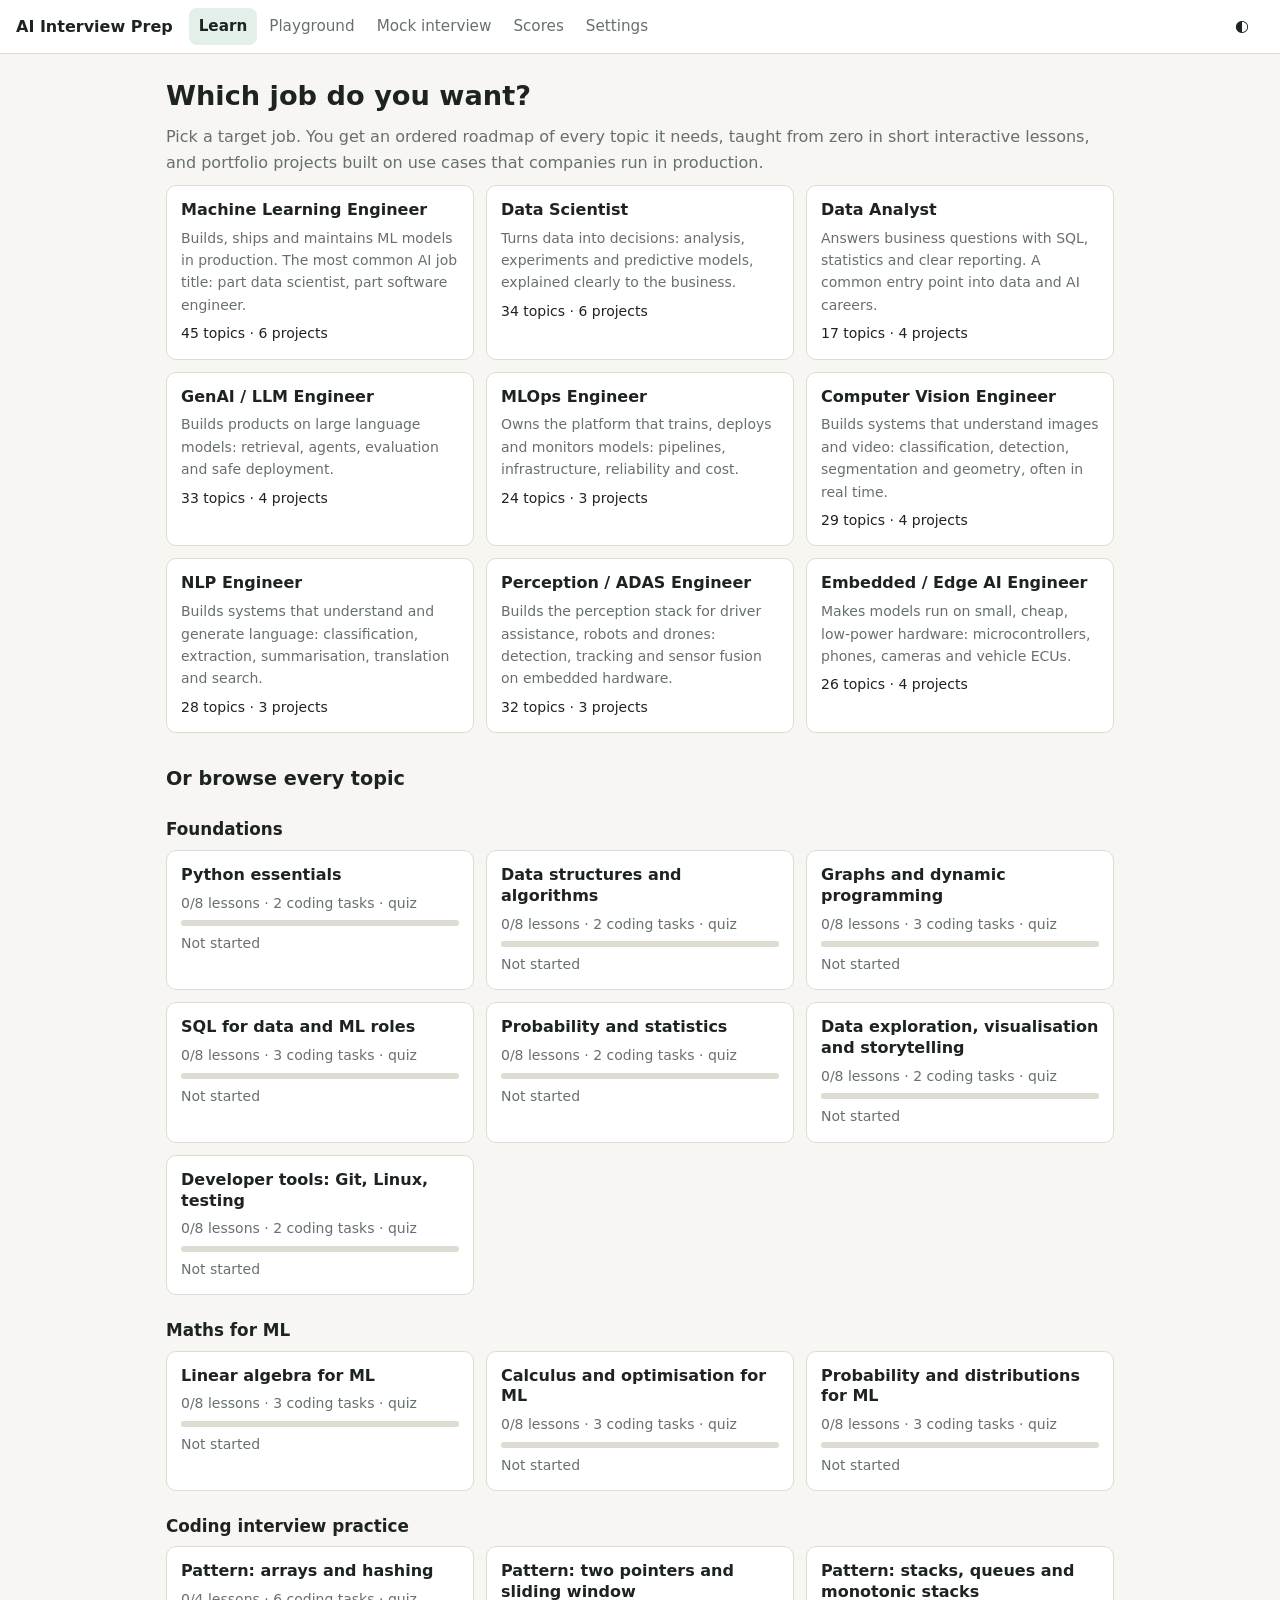
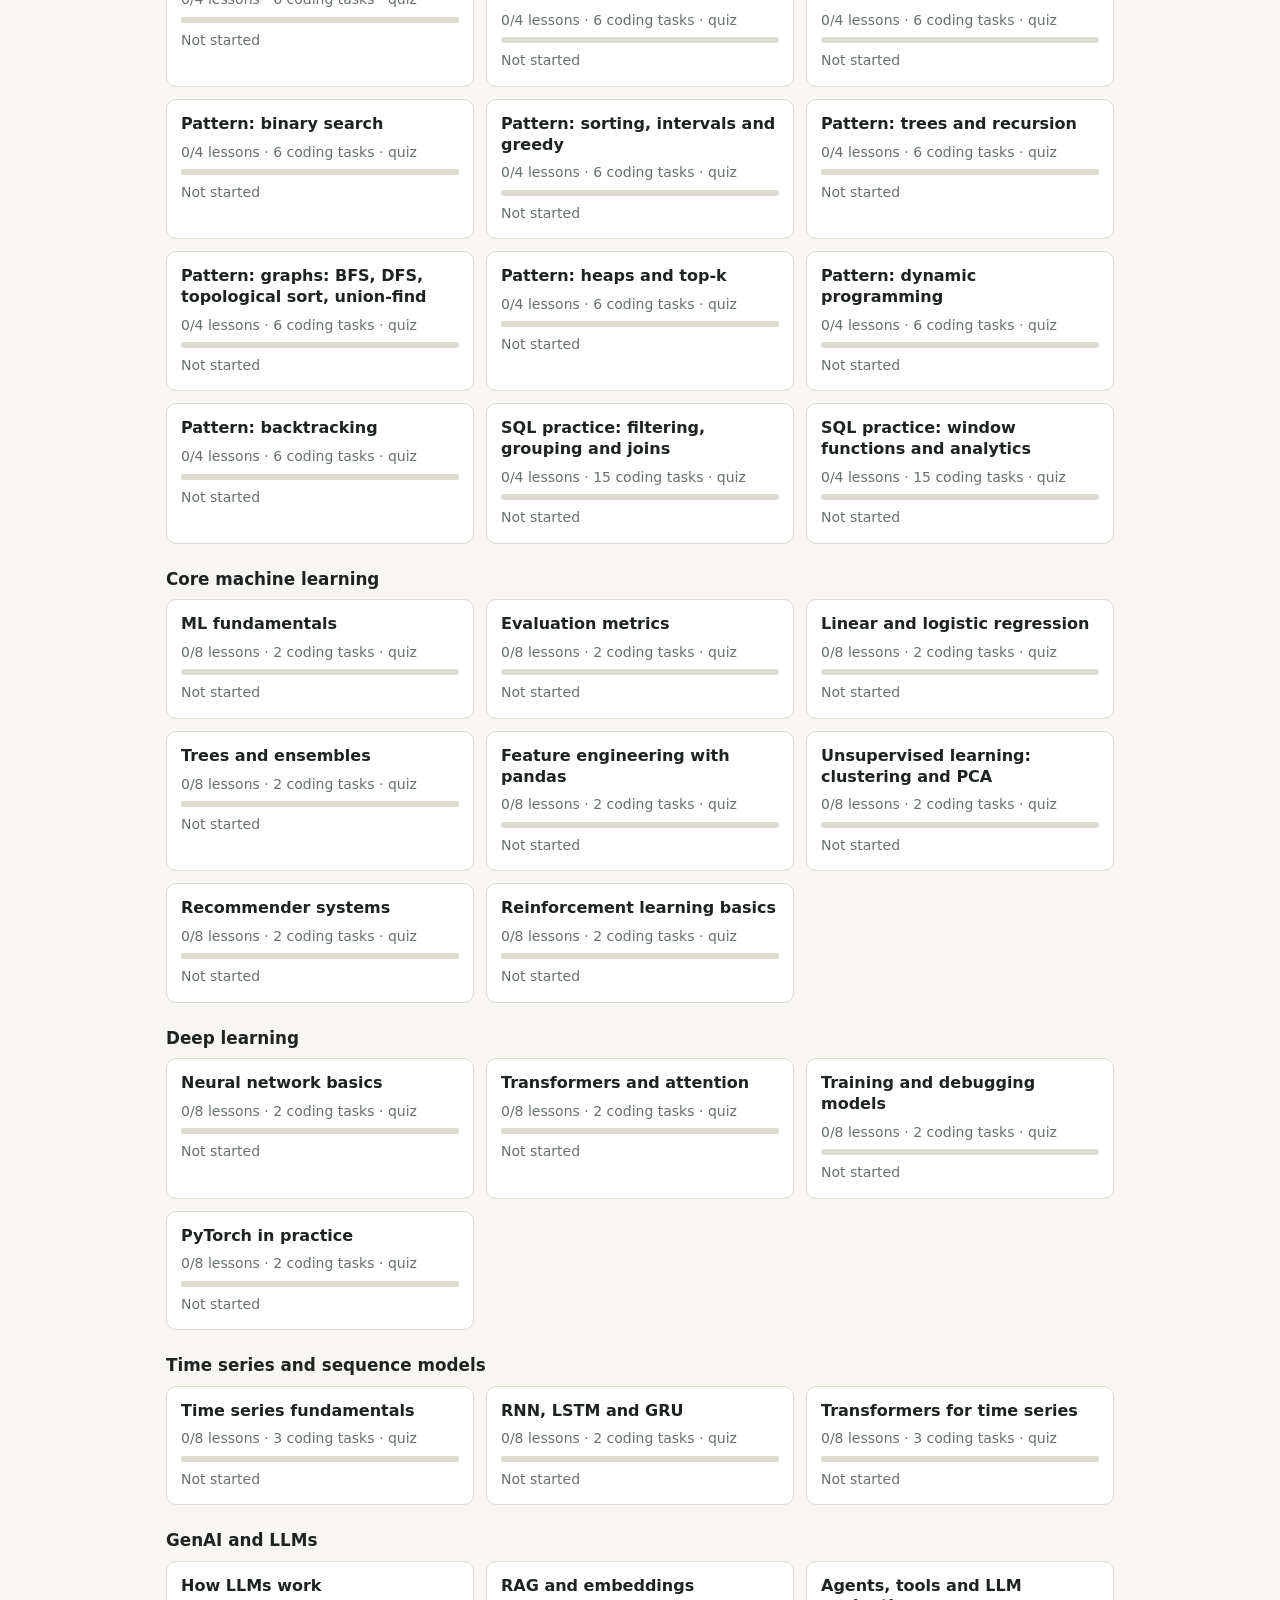
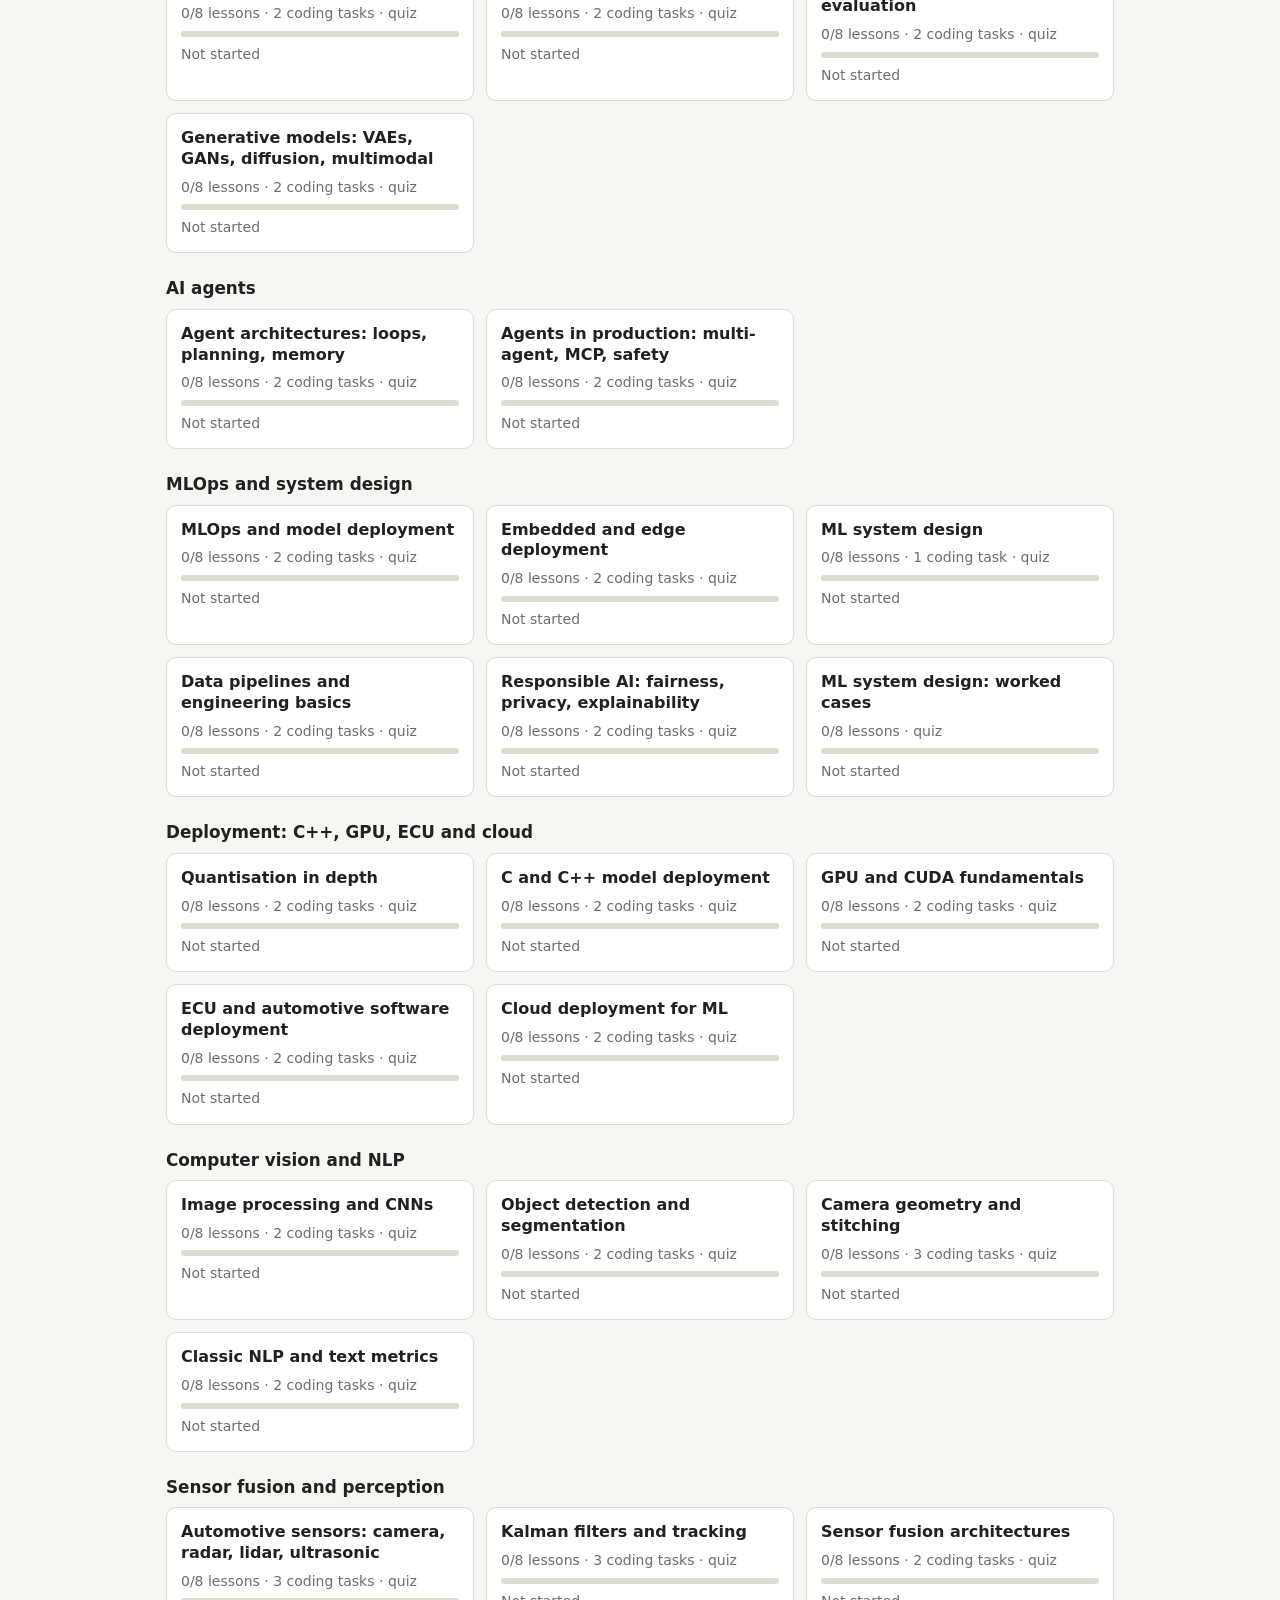
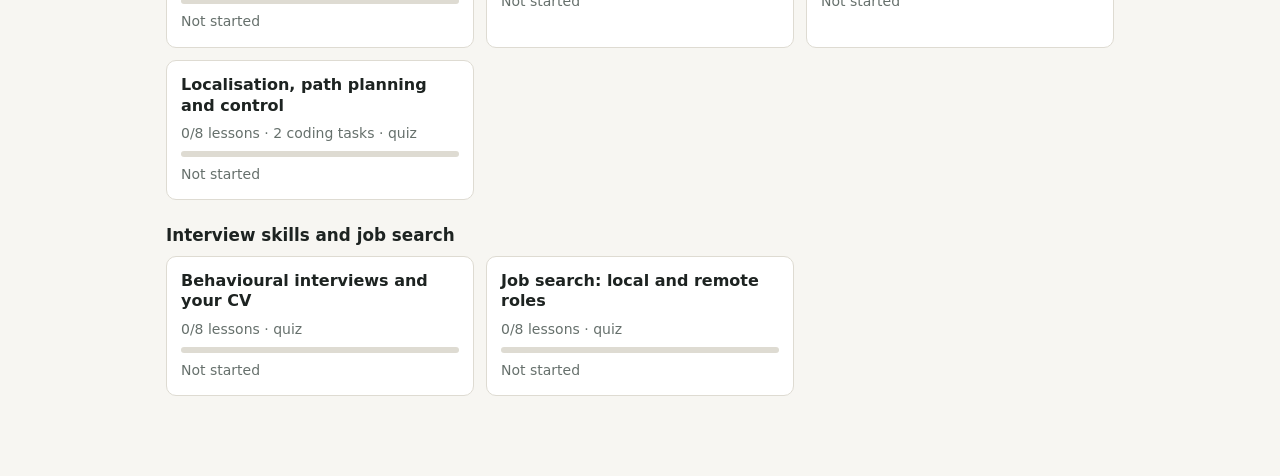
<file: index.html>
<!doctype html>
<html lang="en">
<head>
<meta charset="utf-8">
<meta name="viewport" content="width=device-width,initial-scale=1">
<title>AI Interview Prep</title>
<meta name="description" content="Pick a target AI job and learn every topic it needs from zero: interactive lessons, coding tasks with tests, portfolio projects and voice mock interviews.">
<link rel="icon" href="data:image/svg+xml,%3Csvg xmlns='http://www.w3.org/2000/svg' viewBox='0 0 32 32'%3E%3Crect width='32' height='32' rx='7' fill='%232f6f5e'/%3E%3Cpath d='M9 22l5-12h4l5 12h-3.2l-1-2.6h-5.6l-1 2.6z M14.2 16.8h3.6L16 12z' fill='%23fff'/%3E%3C/svg%3E">
<link rel="stylesheet" href="css/style.css">
<script>try{var t=JSON.parse(localStorage.getItem('aiprep.v1')||'{}').theme;if(t)document.documentElement.dataset.theme=t}catch(e){}</script>
</head>
<body>
<header class="top">
  <a class="brand" href="#/">AI Interview Prep</a>
  <nav id="nav">
    <a href="#/" data-nav=""><span class="ic" aria-hidden="true">📚</span><span>Learn</span></a>
    <a href="#/playground" data-nav="playground"><span class="ic" aria-hidden="true">⌨️</span><span>Playground</span></a>
    <a href="#/interview" data-nav="interview"><span class="ic" aria-hidden="true">🎙️</span><span class="full">Mock interview</span><span class="short">Interview</span></a>
    <a href="#/dashboard" data-nav="dashboard"><span class="ic" aria-hidden="true">📊</span><span>Scores</span></a>
    <a href="#/settings" data-nav="settings"><span class="ic" aria-hidden="true">⚙️</span><span>Settings</span></a>
  </nav>
  <button id="theme" class="ghost" title="Switch light / dark" aria-label="Switch light or dark theme">◐</button>
</header>
<main id="app"><p class="muted">Loading…</p></main>
<noscript><p style="padding:16px">This site needs JavaScript.</p></noscript>
<script type="module" src="js/app.js"></script>
</body>
</html>
</file>
<file: css/style.css>
:root{
  --bg:#f7f6f2; --panel:#ffffff; --fg:#1d2321; --muted:#66706c; --line:#dedbd2;
  --accent:#2f6f5e; --accent-fg:#ffffff; --accent-soft:#e3efe9;
  --ok:#23794a; --bad:#b3382c; --warn:#9a6a00; --code-bg:#f1efe8;
  --radius:10px; --mono:ui-monospace,"Cascadia Code","SF Mono",Consolas,monospace;
}
@media (prefers-color-scheme:dark){
  :root:not([data-theme="light"]){
    --bg:#141816; --panel:#1c211f; --fg:#e7ebe8; --muted:#98a39e; --line:#2e3532;
    --accent:#6fc3a8; --accent-fg:#0d1512; --accent-soft:#22332d;
    --ok:#6cc995; --bad:#f08a7c; --warn:#e2b659; --code-bg:#181d1b;
  }
}
:root[data-theme="dark"]{
  --bg:#141816; --panel:#1c211f; --fg:#e7ebe8; --muted:#98a39e; --line:#2e3532;
  --accent:#6fc3a8; --accent-fg:#0d1512; --accent-soft:#22332d;
  --ok:#6cc995; --bad:#f08a7c; --warn:#e2b659; --code-bg:#181d1b;
}
*{box-sizing:border-box}
html{scroll-behavior:smooth}
body{margin:0;background:var(--bg);color:var(--fg);font:16px/1.6 system-ui,-apple-system,"Segoe UI",Roboto,sans-serif}
a{color:var(--accent)}
h1{font-size:1.7rem;line-height:1.25;margin:.2em 0 .4em;text-wrap:balance}
h2{font-size:1.2rem;margin:1.6em 0 .6em}
h3{font-size:1.05rem;margin:1.3em 0 .4em}
h4,h5{font-size:1rem;margin:1.1em 0 .3em}
p{margin:.6em 0}
.muted{color:var(--muted)}
.small{font-size:.875rem}

.top{position:sticky;top:0;z-index:5;display:flex;align-items:center;gap:8px;padding:8px 16px;background:var(--panel);border-bottom:1px solid var(--line)}
.brand{font-weight:700;color:var(--fg);text-decoration:none;white-space:nowrap;margin-right:8px}
#nav{display:flex;gap:2px;overflow-x:auto;flex:1;scrollbar-width:none}
#nav a{padding:6px 10px;border-radius:8px;color:var(--muted);text-decoration:none;white-space:nowrap;font-size:.95rem}
#nav a.on{background:var(--accent-soft);color:var(--fg);font-weight:600}
main{max-width:980px;margin:0 auto;padding:20px 16px 80px}

button,.btn{font:inherit;cursor:pointer;border:1px solid var(--line);background:var(--panel);color:var(--fg);padding:7px 14px;border-radius:8px;text-decoration:none;display:inline-block;line-height:1.3}
button:hover,.btn:hover{border-color:var(--accent)}
button.primary,.btn.primary{background:var(--accent);border-color:var(--accent);color:var(--accent-fg);font-weight:600}
button.ghost{border-color:transparent;background:none}
button:disabled{opacity:.55;cursor:default}
:focus-visible{outline:2px solid var(--accent);outline-offset:2px}
input,select,textarea{font:inherit;color:var(--fg);background:var(--panel);border:1px solid var(--line);border-radius:8px;padding:7px 10px;max-width:100%}
textarea{width:100%;min-height:120px;resize:vertical}
label{display:inline-flex;gap:6px;align-items:center}

.row{display:flex;flex-wrap:wrap;gap:8px;align-items:center;margin:10px 0}
.between{justify-content:space-between}
.card{background:var(--panel);border:1px solid var(--line);border-radius:var(--radius);padding:14px 16px;margin:12px 0}
.grid{display:grid;grid-template-columns:repeat(auto-fill,minmax(230px,1fr));gap:12px}
.topic{display:flex;flex-direction:column;gap:6px;background:var(--panel);border:1px solid var(--line);border-radius:var(--radius);padding:14px;color:var(--fg);text-decoration:none}
.topic:hover{border-color:var(--accent)}
.topic b{line-height:1.3}
.bar{height:6px;border-radius:3px;background:var(--line);overflow:hidden}
.bar i{display:block;height:100%;background:var(--accent);border-radius:3px}
.bar.big{height:10px;border-radius:5px;max-width:420px}
.chips{display:flex;flex-wrap:wrap;gap:6px;margin:12px 0}
.chip,.pill{border:1px solid var(--line);background:var(--panel);color:var(--fg);padding:4px 12px;border-radius:999px;font-size:.9rem;cursor:pointer;text-decoration:none}
.chip.on,.pill.on{background:var(--accent);border-color:var(--accent);color:var(--accent-fg)}
.pill.done:not(.on){border-color:var(--ok)}
.tabs{display:flex;gap:4px;border-bottom:1px solid var(--line);margin:12px 0 16px;overflow-x:auto}
.tabs a{padding:8px 12px;text-decoration:none;color:var(--muted);border-bottom:2px solid transparent;white-space:nowrap}
.tabs a.on{color:var(--fg);border-color:var(--accent);font-weight:600}
.back{font-size:.9rem;text-decoration:none}

.lesson{max-width:70ch}
.lesson li{margin:.25em 0}
code{font-family:var(--mono);font-size:.9em;background:var(--code-bg);padding:1px 5px;border-radius:4px}
pre{background:var(--code-bg);border:1px solid var(--line);border-radius:8px;padding:10px 12px;overflow-x:auto;font-family:var(--mono);font-size:.875rem;line-height:1.5;margin:.8em 0}
pre code{background:none;padding:0;font-size:inherit}
table{border-collapse:collapse;margin:.8em 0;font-size:.95rem;display:block;overflow-x:auto;max-width:100%}
th,td{border:1px solid var(--line);padding:5px 10px;text-align:left}
th{background:var(--code-bg)}

.editor{border:1px solid var(--line);border-radius:8px;overflow:hidden}
.editor textarea.code{border:0;border-radius:0;min-height:260px;font-family:var(--mono);font-size:.9rem;line-height:1.5;background:var(--code-bg);display:block;tab-size:4;white-space:pre;overflow:auto}
.CodeMirror{height:auto;min-height:260px;font-family:var(--mono);font-size:.9rem;background:var(--code-bg);color:var(--fg)}
.CodeMirror-scroll{min-height:260px}
.CodeMirror-gutters{background:var(--code-bg);border-right:1px solid var(--line)}
.CodeMirror-linenumber{color:var(--muted)}
.CodeMirror-cursor{border-left-color:var(--fg)}
.CodeMirror-selected{background:var(--accent-soft)!important}
.cm-s-default .cm-keyword{color:#a04a8a}.cm-s-default .cm-def{color:#2b6cb0}.cm-s-default .cm-string{color:#9a5b13}
.cm-s-default .cm-comment{color:var(--muted)}.cm-s-default .cm-number{color:#1b7f79}.cm-s-default .cm-builtin{color:#2b6cb0}
.cm-s-default .cm-variable,.cm-s-default .cm-property,.cm-s-default .cm-operator{color:var(--fg)}
.out{white-space:pre-wrap;word-break:break-word;max-height:320px;overflow:auto}
.err{color:var(--bad)}
.ok{color:var(--ok)}
.warn{color:var(--warn)}
.tests{list-style:none;padding:0;margin:8px 0}
.tests li{padding:4px 0;border-bottom:1px solid var(--line)}
.tests li:last-child{border:0}
.score{font-weight:700;font-variant-numeric:tabular-nums}
.badge{display:inline-block;font-size:.8rem;padding:1px 8px;border-radius:999px;background:var(--accent-soft)}

.q{border:1px solid var(--line);border-radius:var(--radius);padding:12px 14px;margin:12px 0;background:var(--panel)}
.q legend{font-weight:600;padding:0 4px}
.q label{display:flex;align-items:flex-start;padding:4px 0}
.q label input{margin-top:6px}
.q .why{margin-top:8px;font-size:.95rem}
.q label.right{color:var(--ok);font-weight:600}
.q label.wrong{color:var(--bad)}
details{margin:8px 0}
summary{cursor:pointer;color:var(--accent)}

.interviewer{border-left:4px solid var(--accent)}
.interviewer .who{font-size:.85rem;color:var(--muted)}
.interviewer #qtext{font-size:1.15rem;margin:.3em 0 .6em}
#mic.rec{background:var(--bad);border-color:var(--bad);color:#fff}
.bigscore{font-size:2.2rem;font-weight:700;font-variant-numeric:tabular-nums;line-height:1}
.stats{display:grid;grid-template-columns:repeat(auto-fit,minmax(140px,1fr));gap:12px;margin:12px 0}
.stat{background:var(--panel);border:1px solid var(--line);border-radius:var(--radius);padding:12px 14px}
.stat b{display:block;font-size:1.6rem;font-variant-numeric:tabular-nums;line-height:1.2}
/* Learning path and lesson player */
.btn.big{padding:10px 20px;font-size:1.05rem}
.stats.game .bar{margin-top:6px}
.path{display:flex;flex-direction:column;gap:14px;margin:18px 0 26px;max-width:520px}
.node{display:flex;align-items:center;gap:14px;color:var(--fg);text-decoration:none;margin-left:calc(var(--o,0) * 34px)}
.node .dot{flex:none;width:58px;height:58px;border-radius:50%;display:grid;place-items:center;font-weight:700;font-size:1.15rem;background:var(--panel);border:3px solid var(--line);box-shadow:0 4px 0 var(--line);transition:transform .1s}
.node:hover .dot{transform:translateY(-2px)}
.node:active .dot{transform:translateY(3px);box-shadow:none}
.node.done .dot{background:var(--accent);border-color:var(--accent);color:var(--accent-fg);box-shadow:0 4px 0 color-mix(in srgb,var(--accent) 60%,#000)}
.node.cur .dot{border-color:var(--accent);box-shadow:0 4px 0 var(--accent),0 0 0 6px var(--accent-soft)}
.node small{display:block;color:var(--muted)}
.player{max-width:640px;margin:0 auto}
.player h2{margin:.9em 0 .6em;font-size:1.25rem;line-height:1.4}
.player .pbar{max-width:none;margin:10px 0 6px}
.player .pbar i{transition:width .3s}
.player .info h2{margin-top:.2em}
.opts{display:grid;gap:10px;margin:14px 0}
.opt,.player .chip{text-align:left;padding:11px 14px;border:2px solid var(--line);border-radius:12px;background:var(--panel);box-shadow:0 2px 0 var(--line);font-size:1rem}
.opt.sel,.player .chip.sel{border-color:var(--accent);background:var(--accent-soft)}
.opt.right{border-color:var(--ok);background:color-mix(in srgb,var(--ok) 14%,var(--panel));opacity:1}
.opt.wrong{border-color:var(--bad);background:color-mix(in srgb,var(--bad) 14%,var(--panel));opacity:1}
.opt.dim{opacity:.55}
.bank,.ansbox{display:flex;flex-wrap:wrap;gap:8px;margin:12px 0}
.ansbox{min-height:54px;padding:10px;border:2px dashed var(--line);border-radius:12px;flex-direction:column;align-items:stretch}
.player .chip.line{font-family:var(--mono);font-size:.875rem;white-space:pre-wrap}
.bank .chip.line{flex:1 1 100%}
.slot{display:inline-block;min-width:5em;border-bottom:3px solid var(--accent);text-align:center;font-weight:700;color:var(--accent)}
pre.fillq .slot{min-width:4em}
.typed{width:100%;font-size:1.1rem;padding:11px 14px;border-width:2px;border-radius:12px;font-family:var(--mono)}
.match{display:grid;grid-template-columns:1fr 1fr;gap:10px}
.match>div{display:grid;gap:10px;align-content:start}
.fb{display:flex;justify-content:space-between;align-items:center;gap:14px;margin-top:18px;padding:14px 16px;border-radius:12px}
.fb.good{background:color-mix(in srgb,var(--ok) 15%,var(--panel));color:var(--fg)}
.fb.bad{background:color-mix(in srgb,var(--bad) 13%,var(--panel));color:var(--fg)}
.fb.good b{color:var(--ok)}.fb.bad b{color:var(--bad)}
.fb .ans{margin:2px 0}
.fb pre{margin:.3em 0}
.fb button{flex:none;padding:10px 22px;font-size:1rem}
@media (prefers-reduced-motion:reduce){.node .dot,.player .pbar i{transition:none}}
.demo{max-width:none}
.demo .cv canvas{border:1px solid var(--line);border-radius:8px;margin:8px 0;cursor:crosshair}
.demo figure{margin:0;text-align:center}
.demo canvas.px{width:192px;height:192px;image-rendering:pixelated;border:1px solid var(--line);border-radius:6px}
.demo table.kernel{display:table;align-self:center;font-family:var(--mono);font-size:.85rem}
.demo table.kernel td{text-align:center;min-width:44px}
.demo input[type=range]{padding:0;vertical-align:middle}
.demo output{font-variant-numeric:tabular-nums;min-width:3.2em;display:inline-block}
.barrow{display:grid;grid-template-columns:70px 1fr 56px;gap:8px;align-items:center;font-family:var(--mono);font-size:.875rem;margin:4px 0}
.barrow .bar{height:12px}
.barrow span:last-child{text-align:right}
.prov .fields{display:grid;grid-template-columns:repeat(auto-fit,minmax(200px,1fr));gap:8px;margin-top:8px}
.prov .fields input{width:100%}
label{flex-wrap:wrap;min-width:0}
.row select{min-width:0;max-width:100%}
#nav .ic,#nav .short{display:none}
@media (max-width:640px){
  h1{font-size:1.4rem}
  .brand{flex:1}
  /* Phone: the menu becomes a fixed tab bar at the bottom, like most mobile apps. */
  #nav{position:fixed;left:0;right:0;bottom:0;z-index:10;display:grid;grid-template-columns:repeat(5,1fr);gap:0;
    background:var(--panel);border-top:1px solid var(--line);padding:4px 2px calc(4px + env(safe-area-inset-bottom));overflow:visible}
  #nav a{display:flex;flex-direction:column;align-items:center;gap:1px;padding:4px 0;font-size:.7rem;border-radius:8px;min-width:0;white-space:nowrap}
  #nav .ic{display:block;font-size:1.15rem;line-height:1.2}
  #nav .full{display:none}
  #nav .short{display:inline}
  main{padding-bottom:96px}
  .player #foot{position:sticky;bottom:60px;background:var(--bg);padding:2px 0 6px}
}
.topic.role{text-align:left;cursor:pointer;font:inherit;min-height:150px}
.grid.roles{grid-template-columns:repeat(auto-fill,minmax(260px,1fr))}
button.back{padding:0;font-size:.9rem;color:var(--accent)}
.lesson .tests label{align-items:flex-start;flex-wrap:nowrap}
.lesson .tests input{margin-top:6px}
.lvl{margin:10px 0 -2px}
.lvl .badge{font-weight:600;letter-spacing:.02em}
.lv{display:inline-block;font-size:.72rem;font-weight:600;padding:0 7px;border-radius:999px;vertical-align:1px;border:1px solid currentColor}
.lv-easy{color:var(--ok)}.lv-medium{color:var(--warn)}.lv-hard{color:var(--bad)}
.pill.on .lv{color:var(--accent-fg)}
a.report{color:var(--muted);text-decoration:none;white-space:nowrap}
a.report:hover{color:var(--accent);text-decoration:underline}
.fb .small{margin-top:4px}
details.coach{margin-top:12px;border-top:1px solid var(--line);padding-top:8px}
details.coach summary{font-weight:600}
.coach .msgs{display:flex;flex-direction:column;gap:8px;margin:10px 0}
.coach .msg{padding:8px 12px;border-radius:10px;background:var(--code-bg);max-width:92%}
.coach .msg.user{align-self:flex-end;background:var(--accent-soft)}
.coach .msg.err{color:var(--bad)}
.coach .msg b{display:block;font-size:.8rem;color:var(--muted)}
.coach .msg p:first-of-type{margin-top:2px}
.coach .chatrow{flex-wrap:nowrap;align-items:stretch}
.coach .chatrow textarea{min-height:44px;flex:1}

/* Review forecast on the Scores page */
.forecast { display: flex; gap: 8px; align-items: flex-end; margin: 12px 0 4px; max-width: 420px; }
.forecast > div { flex: 1; display: flex; flex-direction: column; align-items: center; justify-content: flex-end; gap: 4px; min-height: 100px; }
.forecast i { display: block; width: 100%; min-height: 2px; border-radius: 4px 4px 0 0; background: var(--accent, #4f7cff); }

.prov .pick{display:flex;margin-top:8px}
.prov .pick[hidden]{display:none}
.prov .pick select{flex:1;min-width:0}
.prov > label.small{flex-wrap:nowrap;align-items:flex-start;margin-top:8px}
.prov > label.small input{margin-top:3px;flex:none}

/* New-version bar */
.update{position:fixed;left:50%;bottom:16px;transform:translateX(-50%);z-index:50;display:flex;align-items:center;gap:10px;max-width:calc(100% - 32px);padding:10px 12px 10px 16px;border-radius:12px;background:var(--panel);color:var(--fg);border:1px solid var(--line);box-shadow:0 6px 24px rgba(0,0,0,.18)}
.update span{flex:1;min-width:0}
@media (max-width:640px){.update{bottom:76px;width:calc(100% - 32px)}}
</file>
